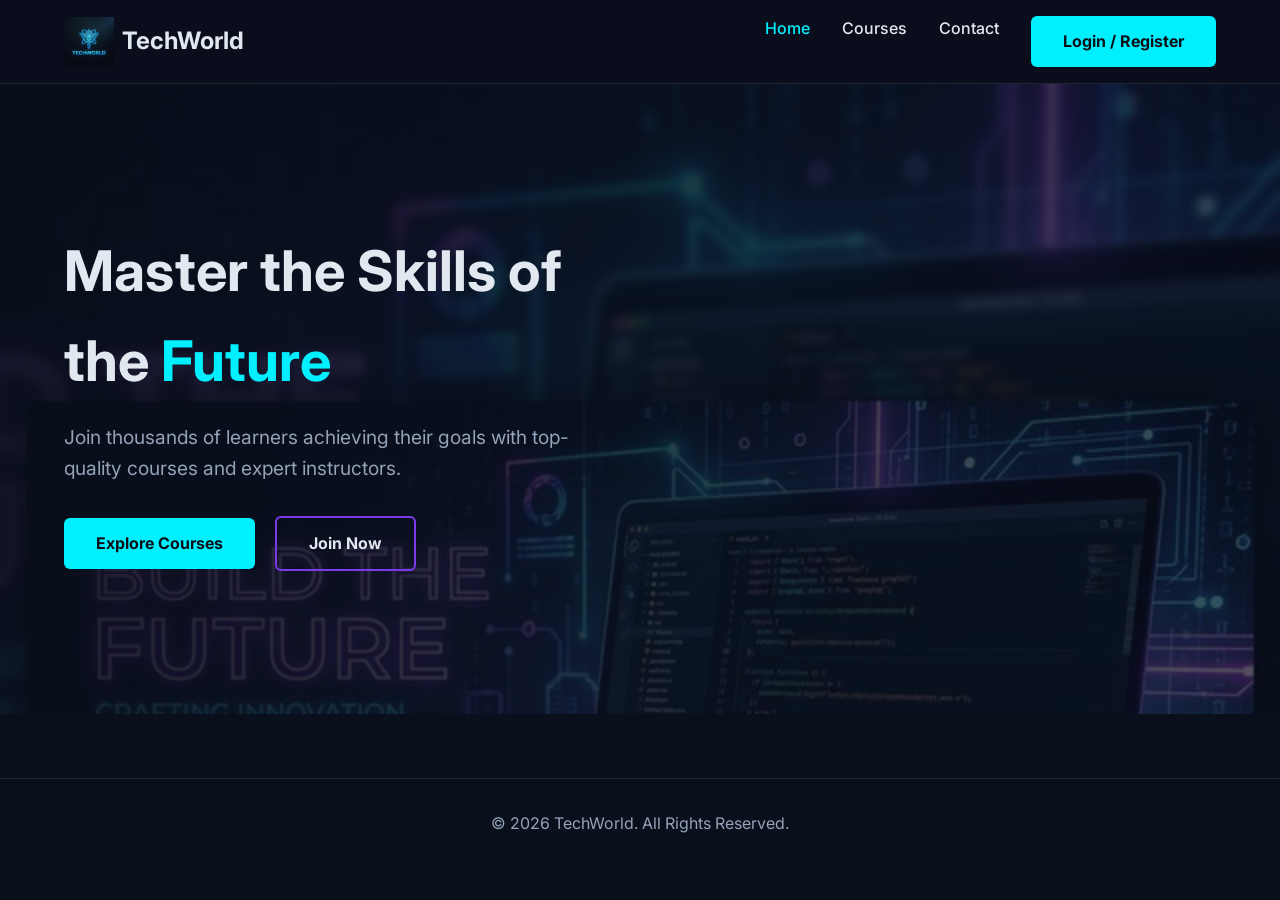
<file: index.html>
<!DOCTYPE html>
<html lang="en">
<head>
  <meta charset="UTF-8">
  <meta name="viewport" content="width=device-width, initial-scale=1.0">
  <title>TechWorld - Learn with the Best</title>
  <link rel="stylesheet" href="styles.css">
  <link href="https://fonts.googleapis.com/css2?family=Inter:wght@400;500;700&display=swap" rel="stylesheet">
</head>
<body>

  <header>
    <a href="index.html" class="logo" style="display: flex; align-items: center; gap: 0.5rem; text-decoration: none; color: var(--text-main); font-size: 1.5rem; font-weight: bold;">
      <img src="images/logo.png" alt="TechWorld Logo">
      <span>TechWorld</span>
    </a>
    <nav>
      <ul>
        <li><a href="index.html" class="active">Home</a></li>
        <li><a href="courses.html">Courses</a></li>
        <li><a href="contact.html">Contact</a></li>
        <li><a href="login.html" class="btn">Login / Register</a></li>
      </ul>
    </nav>
  </header>

  <section class="hero">
    <div class="hero-text">
      <h1>Master the Skills of the <span>Future</span></h1>
      <p>Join thousands of learners achieving their goals with top-quality courses and expert instructors.</p>
      <a href="courses.html" class="btn">Explore Courses</a>
      <a href="login.html" class="btn btn-secondary" style="margin-left: 1rem;">Join Now</a>
    </div>
    <div class="hero-image">
      <!-- Empty space to let background banner text breathe if needed, or visual asset -->
    </div>
  </section>

  <footer>
    <p>&copy; 2026 TechWorld. All Rights Reserved.</p>
  </footer>

</body>
</html>
</file>
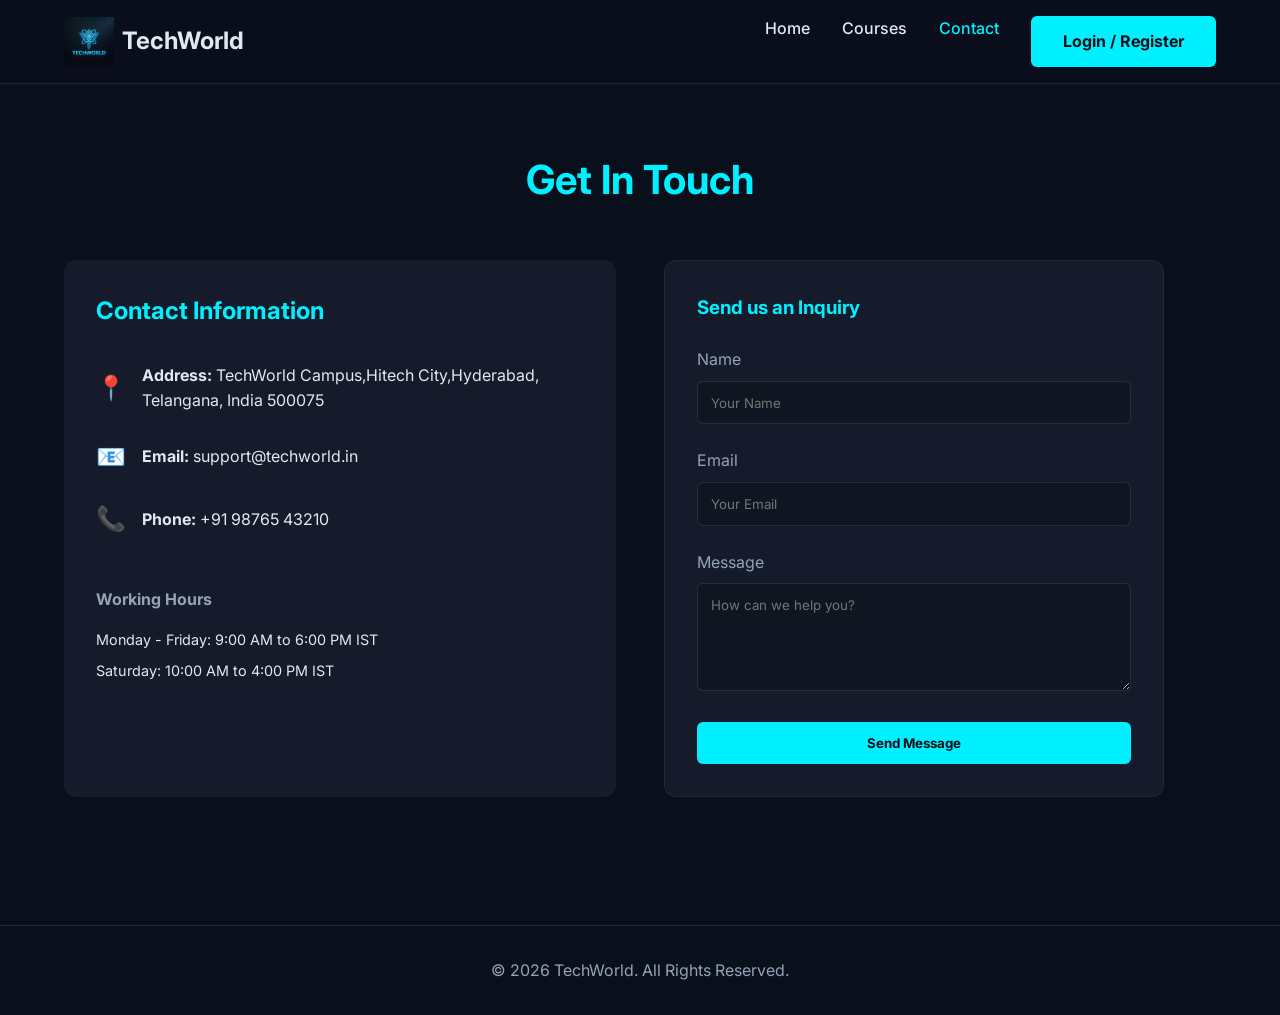
<file: contact.html>
<!DOCTYPE html>
<html lang="en">

<head>
  <meta charset="UTF-8">
  <meta name="viewport" content="width=device-width, initial-scale=1.0">
  <title>Contact Us - TechWorld</title>
  <link rel="stylesheet" href="styles.css">
  <link href="https://fonts.googleapis.com/css2?family=Inter:wght@400;500;700&display=swap" rel="stylesheet">
</head>

<body>

  <header>
    <a href="index.html" class="logo"
      style="display: flex; align-items: center; gap: 0.5rem; text-decoration: none; color: var(--text-main); font-size: 1.5rem; font-weight: bold;">
      <img src="images/logo.png" alt="TechWorld Logo">
      <span>TechWorld</span>
    </a>
    <nav>
      <ul>
        <li><a href="index.html">Home</a></li>
        <li><a href="courses.html">Courses</a></li>
        <li><a href="contact.html" class="active">Contact</a></li>
        <li><a href="login.html" class="btn">Login / Register</a></li>
      </ul>
    </nav>
  </header>

  <section class="container" style="min-height: 80vh;">
    <h2 class="section-title">Get In Touch</h2>
    <div class="contact-grid">


      <div class="contact-info">
        <h3 style="margin-bottom: 2rem; color:var(--primary); font-size: 1.5rem;">Contact Information</h3>
        <p>
          <span style="font-size: 1.5rem; color:var(--primary);">📍</span>
          <span><strong>Address:</strong> TechWorld Campus,Hitech City,Hyderabad, Telangana, India 500075</span>
        </p>
        <p>
          <span style="font-size: 1.5rem; color:var(--primary);">📧</span>
          <span><strong>Email:</strong> support@techworld.in</span>
        </p>
        <p>
          <span style="font-size: 1.5rem; color:var(--primary);">📞</span>
          <span><strong>Phone:</strong> +91 98765 43210</span>
        </p>

        <div style="margin-top: 3rem;">
          <h4 style="color:var(--text-muted); margin-bottom: 1rem;">Working Hours</h4>
          <p style="margin-bottom:0.5rem; font-size:0.9rem;">Monday - Friday: 9:00 AM to 6:00 PM IST</p>
          <p style="margin-bottom:0.5rem; font-size:0.9rem;">Saturday: 10:00 AM to 4:00 PM IST</p>
        </div>
      </div>


      <div class="form-container" style="margin: 0; padding: 2rem;">
        <h3 style="margin-bottom: 1.5rem; color:var(--primary);">Send us an Inquiry</h3>
        <form onsubmit="alert('Message Sent successfully We will contact you soon.'); return false;">
          <div class="form-group">
            <label for="contact-name">Name</label>
            <input type="text" id="contact-name" placeholder="Your Name" required>
          </div>
          <div class="form-group">
            <label for="contact-email">Email</label>
            <input type="email" id="contact-email" placeholder="Your Email" required>
          </div>
          <div class="form-group">
            <label for="contact-message">Message</label>
            <textarea id="contact-message" rows="5" placeholder="How can we help you?" required></textarea>
          </div>
          <button type="submit" class="btn" style="width:100%;">Send Message</button>
        </form>
      </div>

    </div>
  </section>

  <footer>
    <p>&copy; 2026 TechWorld. All Rights Reserved.</p>
  </footer>

</body>

</html>
</file>
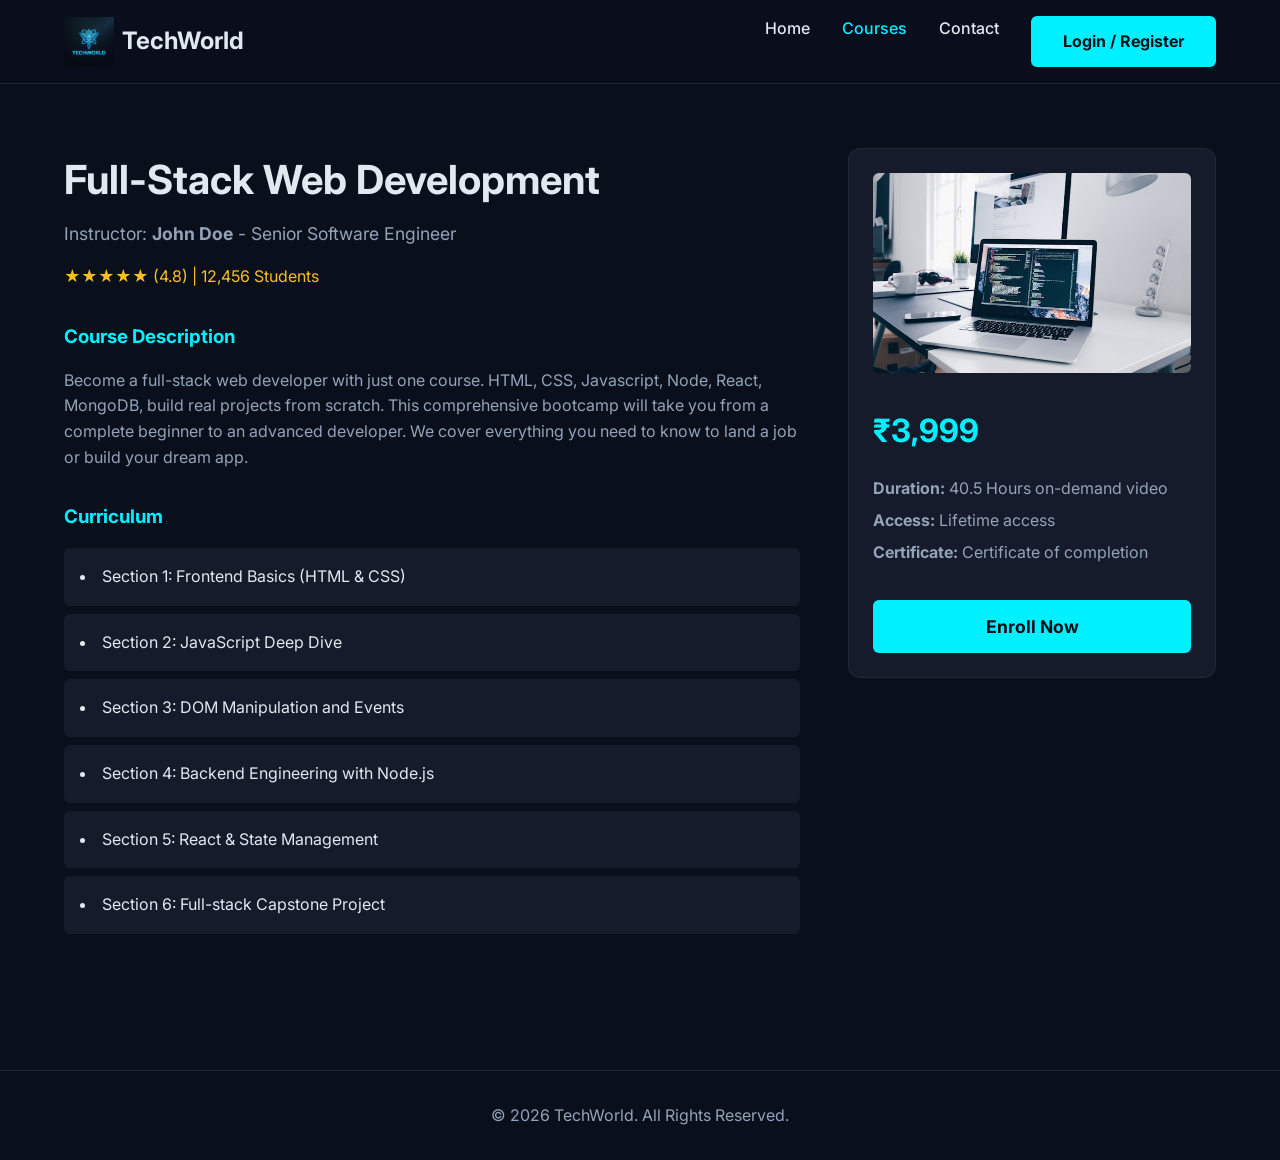
<file: course-details.html>
<!DOCTYPE html>
<html lang="en">
<head>
  <meta charset="UTF-8">
  <meta name="viewport" content="width=device-width, initial-scale=1.0">
  <title>Course Details - TechWorld</title>
  <link rel="stylesheet" href="styles.css">
  <link href="https://fonts.googleapis.com/css2?family=Inter:wght@400;500;700&display=swap" rel="stylesheet">
</head>
<body>

  <header>
    <a href="index.html" class="logo" style="display: flex; align-items: center; gap: 0.5rem; text-decoration: none; color: var(--text-main); font-size: 1.5rem; font-weight: bold;">
      <img src="images/logo.png" alt="TechWorld Logo">
      <span>TechWorld</span>
    </a>
    <nav>
      <ul>
        <li><a href="index.html">Home</a></li>
        <li><a href="courses.html" class="active">Courses</a></li>
        <li><a href="contact.html">Contact</a></li>
        <li><a href="login.html" class="btn">Login / Register</a></li>
      </ul>
    </nav>
  </header>

  <section class="container">
    <div class="course-detail-grid">
      
      <div>
        <div class="course-header">
          <h2 style="font-size:2.5rem; margin-bottom:0.5rem;">Full-Stack Web Development</h2>
          <p class="instructor" style="font-size:1.1rem;">Instructor: <strong>John Doe</strong> - Senior Software Engineer</p>
          <p class="rating">★★★★★ (4.8) | 12,456 Students</p>
        </div>

        <div style="margin-bottom: 2rem;">
          <h3 style="margin-bottom: 1rem; color:var(--primary);">Course Description</h3>
          <p style="color:var(--text-muted);">Become a full-stack web developer with just one course. HTML, CSS, Javascript, Node, React, MongoDB, build real projects from scratch. This comprehensive bootcamp will take you from a complete beginner to an advanced developer. We cover everything you need to know to land a job or build your dream app.</p>
        </div>

        <div>
          <h3 style="margin-bottom: 1rem; color:var(--primary);">Curriculum</h3>
          <ul class="curriculum-list">
            <li>Section 1: Frontend Basics (HTML & CSS)</li>
            <li>Section 2: JavaScript Deep Dive</li>
            <li>Section 3: DOM Manipulation and Events</li>
            <li>Section 4: Backend Engineering with Node.js</li>
            <li>Section 5: React & State Management</li>
            <li>Section 6: Full-stack Capstone Project</li>
          </ul>
        </div>
      </div>

      <div>
        <div class="card" style="padding:1.5rem; position:sticky; top:100px;">
          <img src="images/course1.jpg" alt="Course Thumbnail" class="card-img" style="border-radius:6px; margin-bottom:1.5rem;">
          <div style="font-size: 2rem; font-weight:bold; color:var(--primary); margin-bottom:1rem;">₹3,999</div>
          
          <ul style="list-style:none; color:var(--text-muted); margin-bottom:2rem; line-height:2;">
            <li><strong>Duration:</strong> 40.5 Hours on-demand video</li>
            <li><strong>Access:</strong> Lifetime access</li>
            <li><strong>Certificate:</strong> Certificate of completion</li>
          </ul>

          <button class="btn" style="width:100%; font-size:1.1rem; padding:1rem;" onclick="alert('Proceeding to checkout...')">Enroll Now</button>
        </div>
      </div>

    </div>
  </section>

  <footer>
    <p>&copy; 2026 TechWorld. All Rights Reserved.</p>
  </footer>

</body>
</html>
</file>
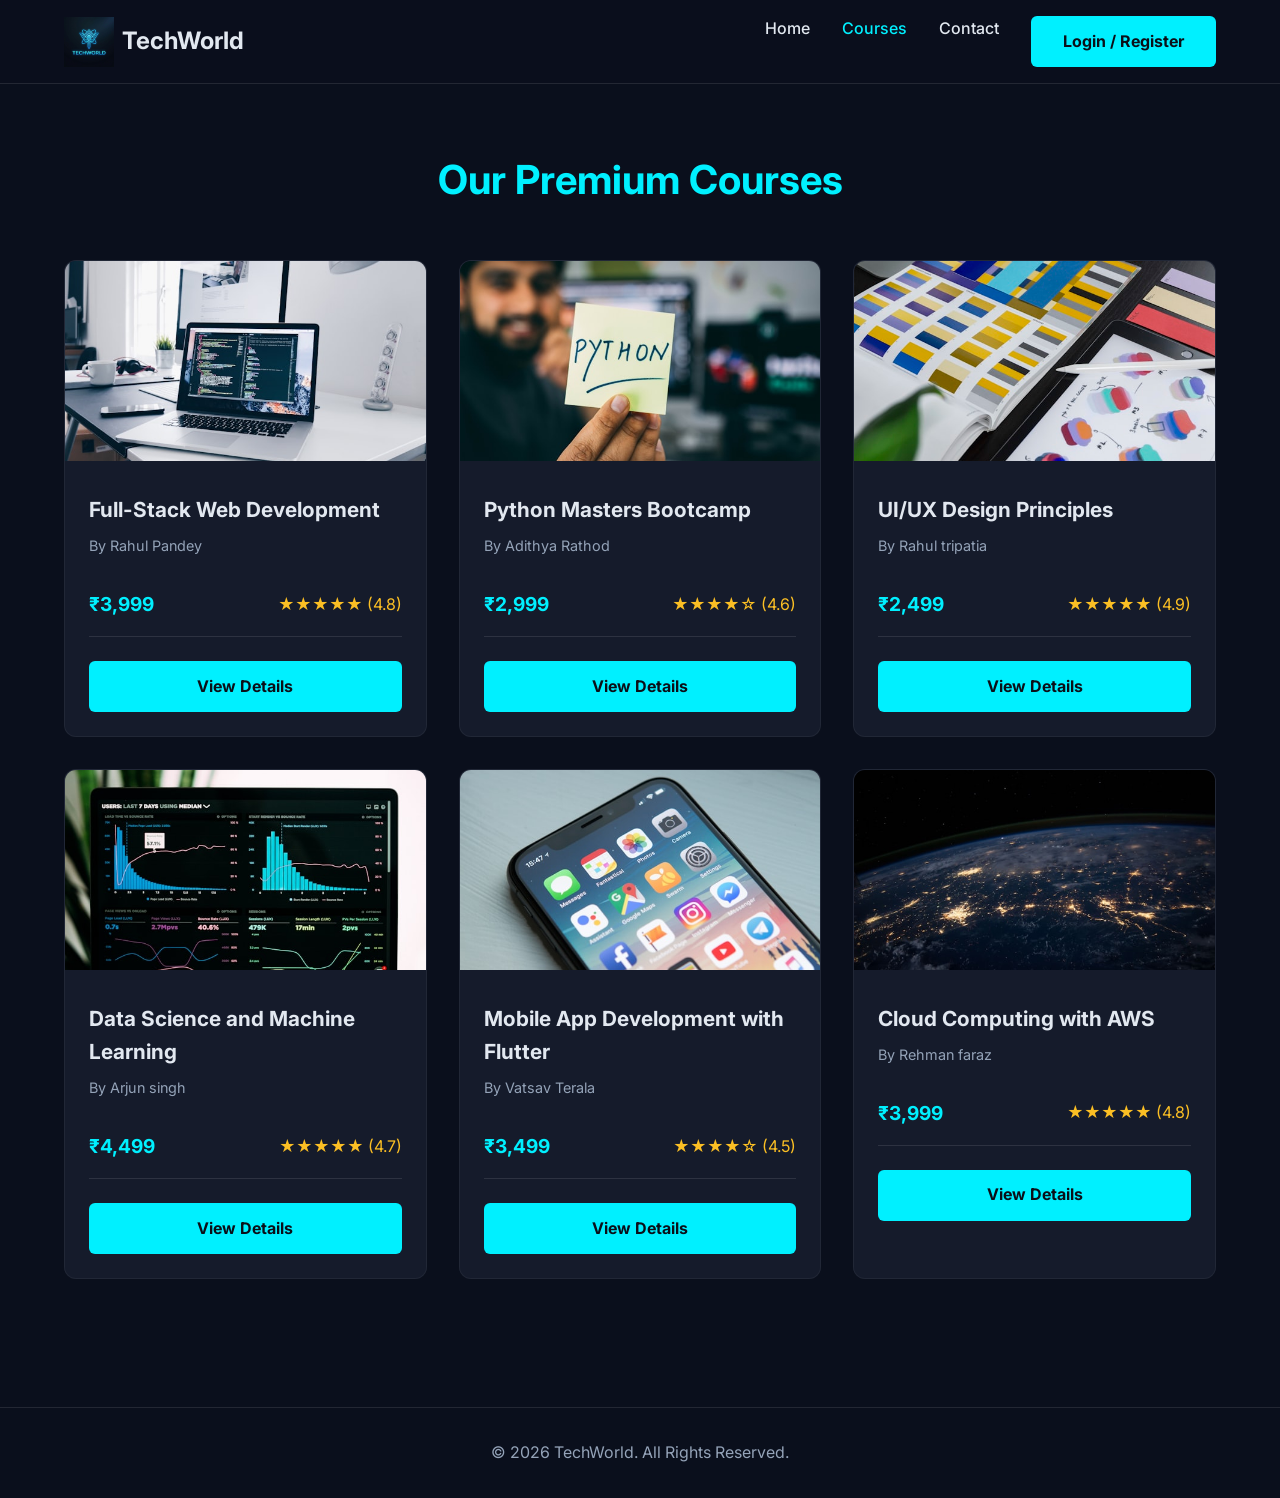
<file: courses.html>
<!DOCTYPE html>
<html lang="en">
<head>
  <meta charset="UTF-8">
  <meta name="viewport" content="width=device-width, initial-scale=1.0">
  <title>Courses - TechWorld</title>
  <link rel="stylesheet" href="styles.css">
  <link href="https://fonts.googleapis.com/css2?family=Inter:wght@400;500;700&display=swap" rel="stylesheet">
</head>
<body>

  <header>
    <a href="index.html" class="logo" style="display: flex; align-items: center; gap: 0.5rem; text-decoration: none; color: var(--text-main); font-size: 1.5rem; font-weight: bold;">
      <img src="images/logo.png" alt="TechWorld Logo">
      <span>TechWorld</span>
    </a>
    <nav>
      <ul>
        <li><a href="index.html">Home</a></li>
        <li><a href="courses.html" class="active">Courses</a></li>
        <li><a href="contact.html">Contact</a></li>
        <li><a href="login.html" class="btn">Login / Register</a></li>
      </ul>
    </nav>
  </header>

  <section class="container">
    <h2 class="section-title">Our Premium Courses</h2>
    <div class="grid-courses">
      
      <!-- Course 1 -->
      <div class="card">
        <img src="images/course1.jpg" alt="Web Development" class="card-img">
        <div class="card-body">
          <h3 class="card-title">Full-Stack Web Development</h3>
          <p class="instructor">By Rahul Pandey</p>
          <div class="card-footer" style="border-bottom: 1px solid rgba(255,255,255,0.1); padding-bottom: 1rem; border-top: none;">
            <span class="price">₹3,999</span>
            <span class="rating">★★★★★ (4.8)</span>
          </div>
          <a href="course-details.html" class="btn" style="display: block; text-align: center; margin-top: 1.5rem;">View Details</a>
        </div>
      </div>

      <!-- Course 2 -->
      <div class="card">
        <img src="images/course2.jpg" alt="Python Masters" class="card-img">
        <div class="card-body">
          <h3 class="card-title">Python Masters Bootcamp</h3>
          <p class="instructor">By Adithya Rathod</p>
          <div class="card-footer" style="border-bottom: 1px solid rgba(255,255,255,0.1); padding-bottom: 1rem; border-top: none;">
            <span class="price">₹2,999</span>
            <span class="rating">★★★★☆ (4.6)</span>
          </div>
          <a href="course-details.html" class="btn" style="display: block; text-align: center; margin-top: 1.5rem;">View Details</a>
        </div>
      </div>

      <!-- Course 3 -->
      <div class="card">
        <img src="images/course3.jpg" alt="UI UX Design" class="card-img">
        <div class="card-body">
          <h3 class="card-title">UI/UX Design Principles</h3>
          <p class="instructor">By Rahul tripatia</p>
          <div class="card-footer" style="border-bottom: 1px solid rgba(255,255,255,0.1); padding-bottom: 1rem; border-top: none;">
            <span class="price">₹2,499</span>
            <span class="rating">★★★★★ (4.9)</span>
          </div>
          <a href="course-details.html" class="btn" style="display: block; text-align: center; margin-top: 1.5rem;">View Details</a>
        </div>
      </div>
      
      <!-- Course 4 -->
      <div class="card">
        <img src="images/course4.jpg" alt="Data Science" class="card-img">
        <div class="card-body">
          <h3 class="card-title">Data Science and Machine Learning</h3>
          <p class="instructor">By Arjun singh</p>
          <div class="card-footer" style="border-bottom: 1px solid rgba(255,255,255,0.1); padding-bottom: 1rem; border-top: none;">
            <span class="price">₹4,499</span>
            <span class="rating">★★★★★ (4.7)</span>
          </div>
          <a href="course-details.html" class="btn" style="display: block; text-align: center; margin-top: 1.5rem;">View Details</a>
        </div>
      </div>

      <!-- Course 5 -->
      <div class="card">
        <img src="images/course5.jpg" alt="Mobile App Development" class="card-img">
        <div class="card-body">
          <h3 class="card-title">Mobile App Development with Flutter</h3>
          <p class="instructor">By Vatsav Terala</p>
          <div class="card-footer" style="border-bottom: 1px solid rgba(255,255,255,0.1); padding-bottom: 1rem; border-top: none;">
            <span class="price">₹3,499</span>
            <span class="rating">★★★★☆ (4.5)</span>
          </div>
          <a href="course-details.html" class="btn" style="display: block; text-align: center; margin-top: 1.5rem;">View Details</a>
        </div>
      </div>

      <!-- Course 6 -->
      <div class="card">
        <img src="images/course6.jpg" alt="Cloud Computing" class="card-img">
        <div class="card-body">
          <h3 class="card-title">Cloud Computing with AWS</h3>
          <p class="instructor">By Rehman faraz</p>
          <div class="card-footer" style="border-bottom: 1px solid rgba(255,255,255,0.1); padding-bottom: 1rem; border-top: none;">
            <span class="price">₹3,999</span>
            <span class="rating">★★★★★ (4.8)</span>
          </div>
          <a href="course-details.html" class="btn" style="display: block; text-align: center; margin-top: 1.5rem;">View Details</a>
        </div>
      </div>

    </div>
  </section>

  <footer>
    <p>&copy; 2026 TechWorld. All Rights Reserved.</p>
  </footer>

</body>
</html>
</file>
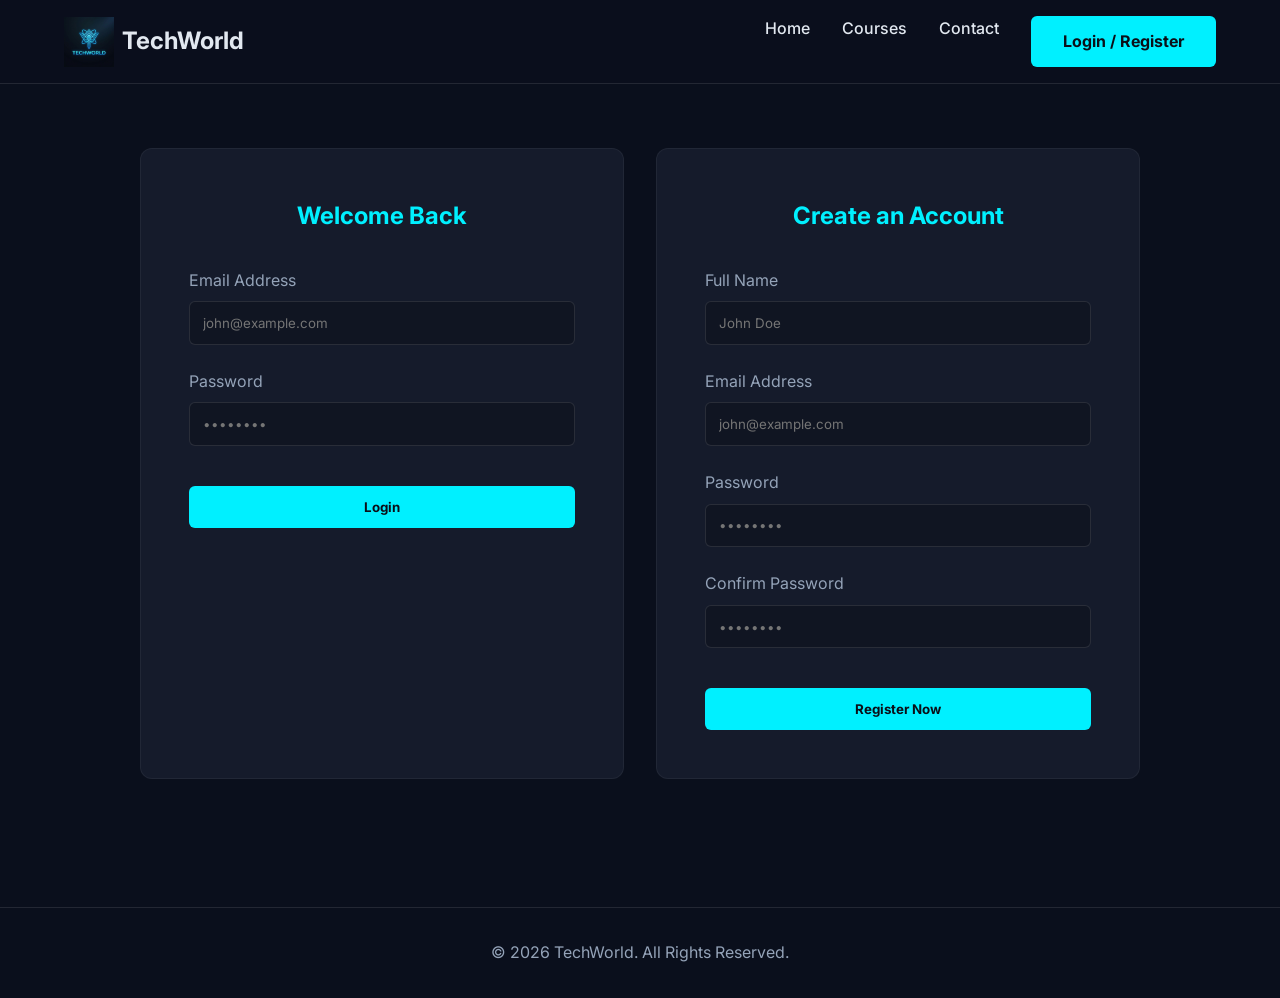
<file: login.html>
<!DOCTYPE html>
<html lang="en">
<head>
  <meta charset="UTF-8">
  <meta name="viewport" content="width=device-width, initial-scale=1.0">
  <title>Login & Register - TechWorld</title>
  <link rel="stylesheet" href="styles.css">
  <link href="https://fonts.googleapis.com/css2?family=Inter:wght@400;500;700&display=swap" rel="stylesheet">
</head>
<body>

  <header>
    <a href="index.html" class="logo" style="display: flex; align-items: center; gap: 0.5rem; text-decoration: none; color: var(--text-main); font-size: 1.5rem; font-weight: bold;">
      <img src="images/logo.png" alt="TechWorld Logo">
      <span>TechWorld</span>
    </a>
    <nav>
      <ul>
        <li><a href="index.html">Home</a></li>
        <li><a href="courses.html">Courses</a></li>
        <li><a href="contact.html">Contact</a></li>
        <li><a href="login.html" class="btn">Login / Register</a></li>
      </ul>
    </nav>
  </header>

  <section class="container" style="min-height: 80vh; display:flex; align-items:center; justify-content:center;">
    <div style="width: 100%; display: grid; grid-template-columns: repeat(auto-fit, minmax(350px, 1fr)); gap: 2rem; max-width: 1000px;">
      
      <div class="form-container" id="loginPanel" style="margin: 0; max-width: none;">
        <h2 style="text-align:center; color:var(--primary); margin-bottom: 2rem;">Welcome Back</h2>
        <form id="loginForm" onsubmit="return validateLoginForm()">
          <div class="form-group">
            <label for="loginEmail">Email Address</label>
            <input type="email" id="loginEmail" placeholder="john@example.com">
            <div class="error-msg" id="loginEmailError">Valid email is required</div>
          </div>

          <div class="form-group">
            <label for="loginPassword">Password</label>
            <input type="password" id="loginPassword" placeholder="••••••••">
            <div class="error-msg" id="loginPasswordError">Password must be at least 6 characters</div>
          </div>

          <button type="submit" class="btn" style="width:100%; margin-top:1rem;">Login</button>
        </form>
      </div>

      <div class="form-container" id="registerPanel" style="margin: 0; max-width: none;">
        <h2 style="text-align:center; color:var(--primary); margin-bottom: 2rem;">Create an Account</h2>
        <form id="registerForm" onsubmit="return validateRegisterForm()">
          <div class="form-group">
            <label for="name">Full Name</label>
            <input type="text" id="name" placeholder="John Doe">
            <div class="error-msg" id="nameError">Name is required</div>
          </div>

          <div class="form-group">
            <label for="email">Email Address</label>
            <input type="email" id="email" placeholder="john@example.com">
            <div class="error-msg" id="emailError">Valid email is required</div>
          </div>

          <div class="form-group">
            <label for="password">Password</label>
            <input type="password" id="password" placeholder="••••••••">
            <div class="error-msg" id="passwordError">Password must be at least 6 characters</div>
          </div>

          <div class="form-group">
            <label for="confirmPassword">Confirm Password</label>
            <input type="password" id="confirmPassword" placeholder="••••••••">
            <div class="error-msg" id="confirmError">Passwords do not match</div>
          </div>

          <button type="submit" class="btn" style="width:100%; margin-top:1rem;">Register Now</button>
        </form>
      </div>
    </div>
  </section>

  <footer>
    <p>&copy; 2026 TechWorld. All Rights Reserved.</p>
  </footer>

  <script src="script.js"></script>
</body>
</html>
</file>
<file: styles.css>
:root {
  --primary: #00f0ff;
  --bg-dark: #0a0f1c;
  --bg-card: #151b2b;
  --text-main: #e2e8f0;
  --text-muted: #94a3b8;
  --accent: #7c3aed;
  --danger: #ef4444;
}
* {
  box-sizing: border-box;
  margin: 0;
  padding: 0;
  font-family: 'Inter', 'Segoe UI', sans-serif;
}
body {
  background-color: var(--bg-dark);
  color: var(--text-main);
  line-height: 1.6;
}
header {
  display: flex;
  justify-content: space-between;
  align-items: center;
  padding: 1rem 5%;
  background-color: rgba(10, 15, 28, 0.9);
  border-bottom: 1px solid rgba(255, 255, 255, 0.1);
}
.logo img {
  height: 50px;
  width: auto;
}
nav ul {
  list-style: none;
  display: flex;
  gap: 2rem;
}
nav a {
  color: var(--text-main);
  text-decoration: none;
  font-weight: 500;
}
nav a:hover, nav a.active {
  color: var(--primary);
}
.hero {
  display: grid;
  grid-template-columns: 1fr 1fr;
  align-items: center;
  padding: 4rem 5%;
  gap: 2rem;
  background-image: linear-gradient(to right, rgba(10,15,28,0.9), rgba(10,15,28,0.7)), url('images/banner.png');
  background-size: cover;
  min-height: 70vh;
}
.hero-text h1 {
  font-size: 3.5rem;
  margin-bottom: 1rem;
}
.hero-text h1 span {
  color: var(--primary);
}
.hero-text p {
  color: var(--text-muted);
  font-size: 1.2rem;
  margin-bottom: 2rem;
}
.btn {
  display: inline-block;
  padding: 0.8rem 2rem;
  background: var(--primary);
  color: #0b0f18;
  border: none;
  border-radius: 6px;
  text-decoration: none;
  font-weight: bold;
  cursor: pointer;
}
.btn:hover {
  opacity: 0.9;
}
.btn-secondary {
  background: transparent;
  border: 2px solid var(--accent);
  color: var(--text-main);
}
.btn-secondary:hover, .btn-secondary.active {
  background: var(--accent);
  color: #fff;
}
.btn.active {
  background: var(--primary);
  border-color: var(--primary);
  color: #0b0f18;
}
.container {
  padding: 4rem 5%;
}
.section-title {
  text-align: center;
  margin-bottom: 3rem;
  font-size: 2.5rem;
  color: var(--primary);
}
.grid-courses {
  display: grid;
  grid-template-columns: repeat(3, 1fr);
  gap: 2rem;
}
@media (max-width: 992px) {
  .grid-courses { grid-template-columns: repeat(2, 1fr); }
}
@media (max-width: 768px) {
  .grid-courses { grid-template-columns: 1fr; }
}
.card {
  background: var(--bg-card);
  border-radius: 12px;
  overflow: hidden;
  border: 1px solid rgba(255, 255, 255, 0.05);
}
.card-img {
  width: 100%;
  height: 200px;
  object-fit: cover;
}
.card-body {
  padding: 1.5rem;
}
.card-title {
  font-size: 1.3rem;
  margin-bottom: 0.5rem;
}
.instructor {
  color: var(--text-muted);
  font-size: 0.9rem;
  margin-bottom: 1rem;
}
.card-footer {
  display: flex;
  justify-content: space-between;
  align-items: center;
  margin-top: 1rem;
  padding-top: 1rem;
  border-top: 1px solid rgba(255,255,255,0.1);
}
.price {
  font-weight: bold;
  color: var(--primary);
  font-size: 1.2rem;
}
.rating {
  color: #fbbf24;
}
.course-detail-grid {
  display: grid;
  grid-template-columns: 2fr 1fr;
  gap: 3rem;
}
.course-header {
  margin-bottom: 2rem;
}
.curriculum-list li {
  padding: 1rem;
  background: var(--bg-card);
  margin-bottom: 0.5rem;
  border-radius: 6px;
  list-style-position: inside;
}
.form-container {
  max-width: 500px;
  margin: 0 auto;
  background: var(--bg-card);
  padding: 3rem;
  border-radius: 12px;
  border: 1px solid rgba(255,255,255,0.05);
}
.form-group {
  margin-bottom: 1.5rem;
}
.form-group label {
  display: block;
  margin-bottom: 0.5rem;
  color: var(--text-muted);
}
.form-group input, .form-group textarea {
  width: 100%;
  padding: 0.8rem;
  background: rgba(0,0,0,0.2);
  border: 1px solid rgba(255,255,255,0.1);
  border-radius: 6px;
  color: white;
}
.form-group input:focus, .form-group textarea:focus {
  outline: none;
  border-color: var(--primary);
}
.error-msg {
  color: var(--danger);
  font-size: 0.85rem;
  margin-top: 0.5rem;
  display: none;
}
.contact-grid {
  display: grid;
  grid-template-columns: 1fr 1fr;
  gap: 3rem;
}
.contact-info {
  background: var(--bg-card);
  padding: 2rem;
  border-radius: 12px;
}
.contact-info p {
  margin-bottom: 1.5rem;
  display: flex;
  align-items: center;
  gap: 1rem;
}
.contact-info i {
  color: var(--primary);
  font-size: 1.5rem;
}
footer {
  text-align: center;
  padding: 2rem;
  border-top: 1px solid rgba(255,255,255,0.1);
  margin-top: 4rem;
  color: var(--text-muted);
}
</file>
